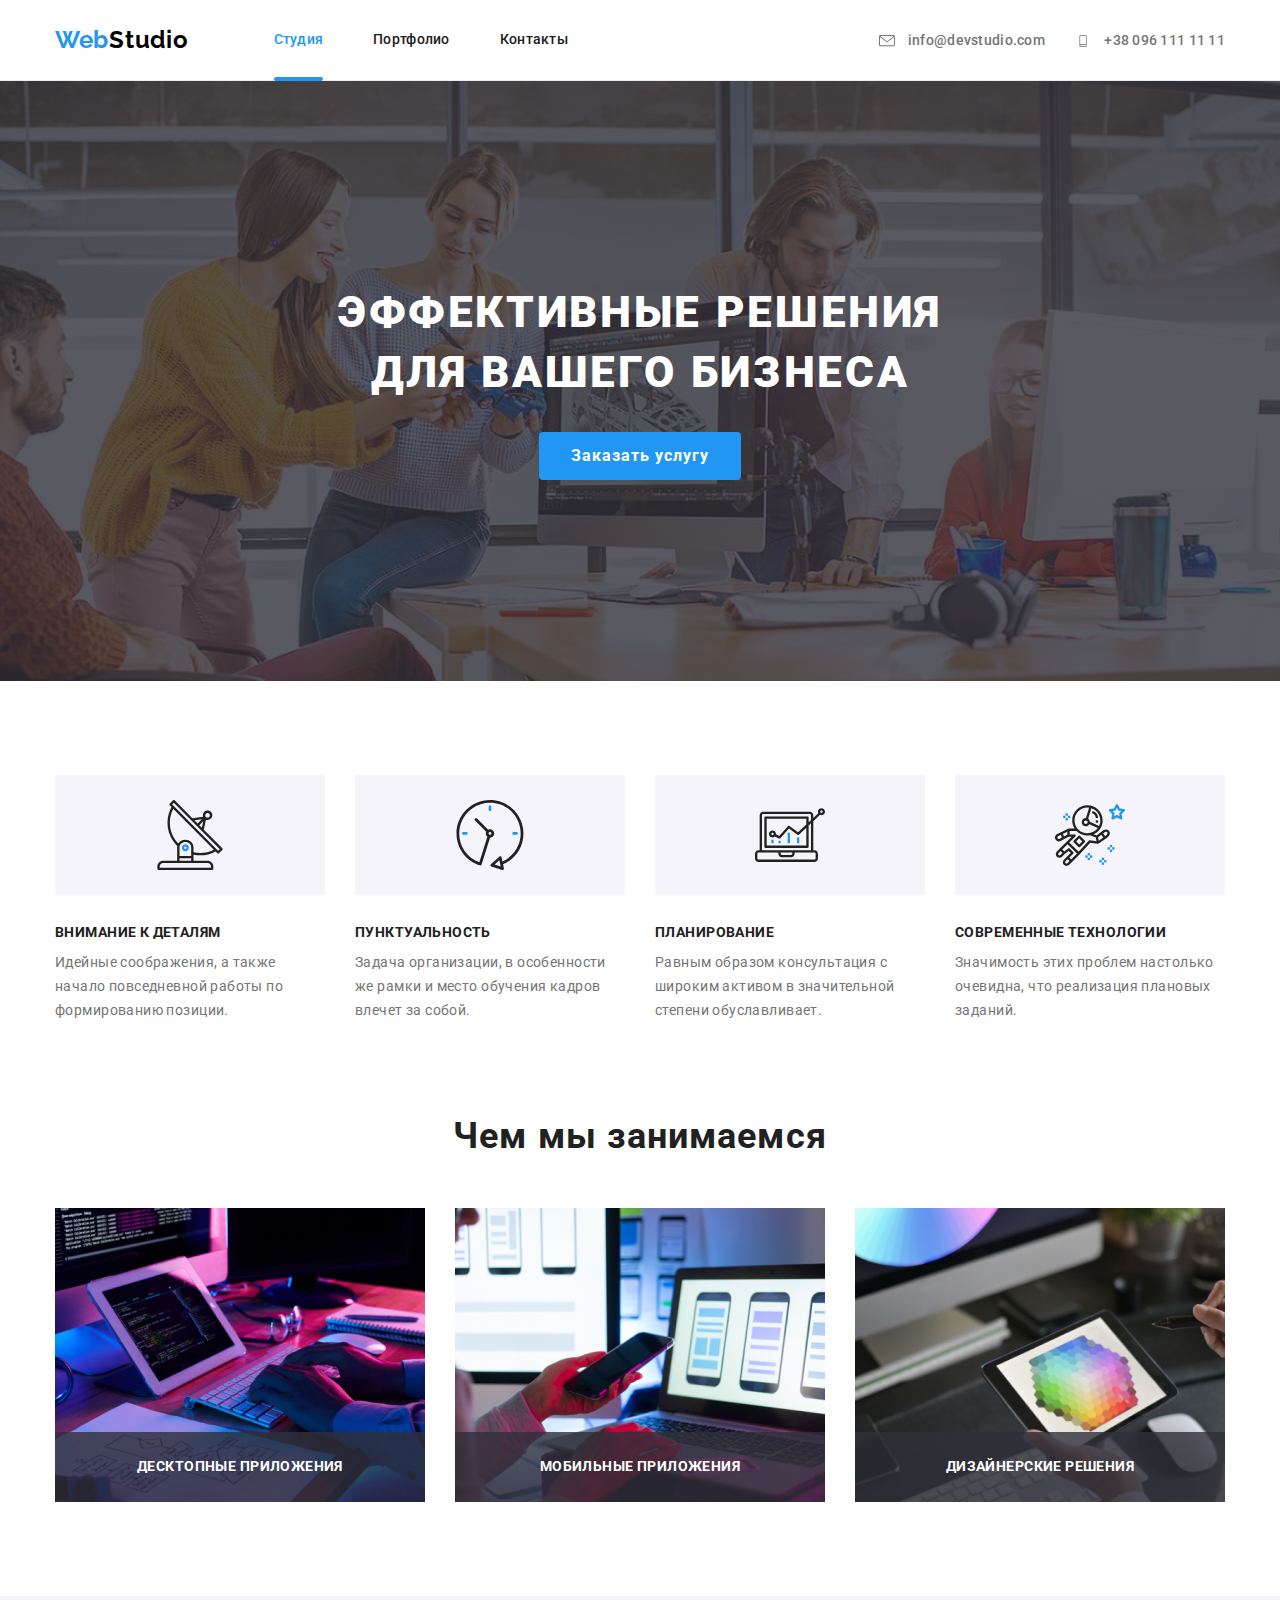
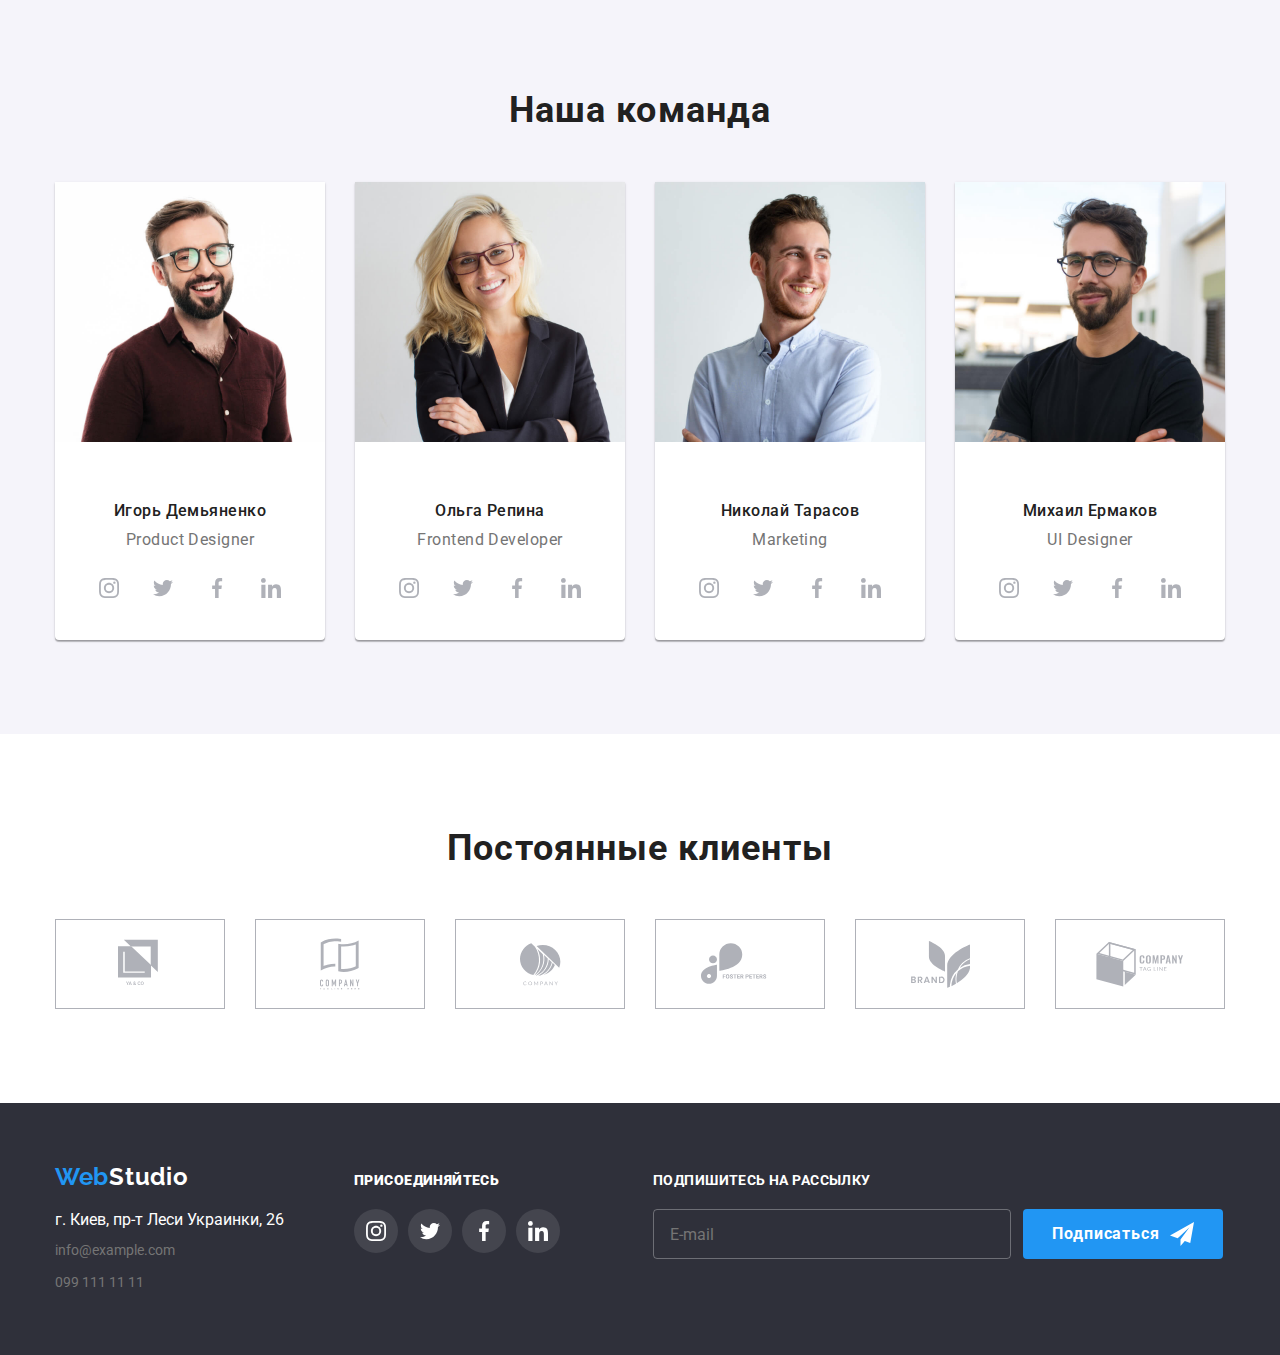
<file: index.html>
<!DOCTYPE html>
<html lang="ru">
  <head>
    <meta charset="UTF-8" />
    <meta name="viewport" content="width=device-width, initial-scale=1.0" />
    <title>goit-markup-hw-05</title>
    <link
      href="https://fonts.googleapis.com/css2?family=Raleway:wght@700&family=Roboto:wght@400;500;700;900&display=swap"
      rel="stylesheet"
    />
    <link
      rel="stylesheet"
      href="https://cdnjs.cloudflare.com/ajax/libs/modern-normalize/0.6.0/modern-normalize.min.css"
    />
    <link rel="stylesheet" href="./css/styles.css" />
  </head>

  <body>
    <header class="header">
      <div class="container header-container">
        <nav class="nav-container">
          <a href="" class="logo">Web<span class="part">Studio</span></a>
          <ul class="list site-nav">
            <li class="item"><a href="" class="link current">Студия</a></li>
            <li class="item">
              <a href="./portfolio.html" class="link">Портфолио</a>
            </li>
            <li class="item"><a href="" class="link">Контакты</a></li>
          </ul>
        </nav>
        <ul class="list contact-list">
          <li class="contact link">
            <a href="mailto:info@devstudio.com" class="contact info">
              <svg class="icon" width="16" height="12">
                <use href="./images/sprite.svg#icon-envelope"></use>
              </svg>
              info@devstudio.com
            </a>
          </li>
          <li class="contact link">
            <a href="tel:+380961111111" class="contact info"
              ><svg class="icon" width="16" height="12">
                <use href="./images/sprite.svg#icon-smartphone"></use>
              </svg>
              +38 096 111 11 11
            </a>
          </li>
        </ul>
      </div>
    </header>
    <main>
      <section class="hero">
        <div class="hero-content">
          <h1 class="hero-title">Эффективные решения<br />для вашего бизнеса</h1>
          <button data-modal-open href="" class="main-button">Заказать услугу</button>
        </div>
      </section>

      <section class="no-padding section benefits">
        <div class="container">
          <h2 class="visually-hidden">Наши преимущества</h2>
          <ul class="list grid">
            <li class="grid-item benefit-item">
              <h3 class="benefit-item-title">Внимание к деталям</h3>
              <p class="benefit-item-text">
                Идейные соображения, а также начало повседневной работы по формированию позиции.
              </p>
            </li>

            <li class="grid-item benefit-item">
              <h3 class="benefit-item-title">Пунктуальность</h3>
              <p class="benefit-item-text">
                Задача организации, в особенности же рамки и место обучения кадров влечет за собой.
              </p>
            </li>
            <li class="grid-item benefit-item">
              <h3 class="benefit-item-title">Планирование</h3>
              <p class="benefit-item-text">
                Равным образом консультация с широким активом в значительной степени обуславливает.
              </p>
            </li>
            <li class="grid-item benefit-item">
              <h3 class="benefit-item-title">Современные технологии</h3>
              <p class="benefit-item-text">
                Значимость этих проблем настолько очевидна, что реализация плановых заданий.
              </p>
            </li>
          </ul>
        </div>
      </section>
      <section class="section work">
        <div class="container">
          <h2 class="title">Чем мы занимаемся</h2>
          <ul class="list features">
            <li class="feature-item">
              <div class="feature-thumb">
                <img src="./images/img1.jpg" alt="ноутбук" width="370" height="294" />

                <h3 class="feature-text">Десктопные приложения</h3>
              </div>
            </li>
            <li class="feature-item">
              <div class="feature-thumb">
                <img src="./images/img2.jpg" alt="телефон" width="370" height="294" />
                <h3 class="feature-text">Мобильные приложения</h3>
              </div>
            </li>
            <li class="feature-item">
              <div class="feature-thumb">
                <img src="./images/img3.jpg" alt="компьютер" width="370" height="294" />
                <h3 class="feature-text">Дизайнерские решения</h3>
              </div>
            </li>
          </ul>
        </div>
      </section>
      <section class="section team">
        <div class="container">
          <h2 class="title">Наша команда</h2>
          <ul class="list section-team">
            <li class="team-item">
              <img src="./images/img-3.jpg" alt="" width="270" height="260" />
              <div class="team-content">
                <h3 class="team-description">Игорь Демьяненко</h3>
                <p class="team-text">Product Designer</p>
                <ul class="list social">
                  <li class="social-item">
                    <a href="" class="social-link" aria-label="Ссылка на инстаграм">
                      <svg class="social-icon">
                        <use href="./images/sprite.svg#icon-instagram"></use>
                      </svg>
                    </a>
                  </li>

                  <li class="social-item">
                    <a href="" class="social-link" aria-label="Ссылка на твиттер">
                      <svg class="social-icon">
                        <use href="./images/sprite.svg#icon-twitter"></use>
                      </svg>
                    </a>
                  </li>
                  <li class="social-item">
                    <a href="" class="social-link" aria-label="Ссылка на Фейсбук">
                      <svg class="social-icon">
                        <use href="./images/sprite.svg#icon-facebook"></use>
                      </svg>
                    </a>
                  </li>
                  <li class="social-item">
                    <a href="" class="social-link" aria-label="Ссылка на линкедин">
                      <svg class="social-icon">
                        <use href="./images/sprite.svg#icon-linkedin"></use>
                      </svg>
                    </a>
                  </li>
                </ul>
              </div>
            </li>
            <li class="team-item">
              <img src="./images/img-4.jpg" alt="" width="270" height="260" />
              <div class="team-content">
                <h3 class="team-description">Ольга Репина</h3>
                <p class="team-text">Frontend Developer</p>
                <ul class="list social">
                  <li class="social-item">
                    <a href="" class="social-link" aria-label="Ссылка на инстаграм">
                      <svg class="social-icon">
                        <use href="./images/sprite.svg#icon-instagram"></use>
                      </svg>
                    </a>
                  </li>

                  <li class="social-item">
                    <a href="" class="social-link" aria-label="Ссылка на твиттер">
                      <svg class="social-icon">
                        <use href="./images/sprite.svg#icon-twitter"></use>
                      </svg>
                    </a>
                  </li>
                  <li class="social-item">
                    <a href="" class="social-link" aria-label="Ссылка на Фейсбук">
                      <svg class="social-icon">
                        <use href="./images/sprite.svg#icon-facebook"></use>
                      </svg>
                    </a>
                  </li>
                  <li class="social-item">
                    <a href="" class="social-link" aria-label="Ссылка на линкедин">
                      <svg class="social-icon">
                        <use href="./images/sprite.svg#icon-linkedin"></use>
                      </svg>
                    </a>
                  </li>
                </ul>
              </div>
            </li>

            <li class="team-item">
              <img src="./images/img-5.jpg" alt="" width="270" height="260" />
              <div class="team-content">
                <h3 class="team-description">Николай Тарасов</h3>
                <p class="team-text">Marketing</p>
                <ul class="list social">
                  <li class="social-item">
                    <a href="" class="social-link" aria-label="Ссылка на инстаграм">
                      <svg class="social-icon">
                        <use href="./images/sprite.svg#icon-instagram"></use>
                      </svg>
                    </a>
                  </li>

                  <li class="social-item">
                    <a href="" class="social-link" aria-label="Ссылка на твиттер">
                      <svg class="social-icon">
                        <use href="./images/sprite.svg#icon-twitter"></use>
                      </svg>
                    </a>
                  </li>
                  <li class="social-item">
                    <a href="" class="social-link" aria-label="Ссылка на Фейсбук">
                      <svg class="social-icon">
                        <use href="./images/sprite.svg#icon-facebook"></use>
                      </svg>
                    </a>
                  </li>
                  <li class="social-item">
                    <a href="" class="social-link" aria-label="Ссылка на линкедин">
                      <svg class="social-icon">
                        <use href="./images/sprite.svg#icon-linkedin"></use>
                      </svg>
                    </a>
                  </li>
                </ul>
              </div>
            </li>

            <li class="team-item">
              <img src="./images/img-6.jpg" alt="" width="270" height="260" />
              <div class="team-content">
                <h3 class="team-description">Михаил Ермаков</h3>
                <p class="team-text">UI Designer</p>
                <ul class="list social">
                  <li class="social-item">
                    <a href="" class="social-link" aria-label="Ссылка на инстаграм">
                      <svg class="social-icon">
                        <use href="./images/sprite.svg#icon-instagram"></use>
                      </svg>
                    </a>
                  </li>

                  <li class="social-item">
                    <a href="" class="social-link" aria-label="Ссылка на твиттер">
                      <svg class="social-icon">
                        <use href="./images/sprite.svg#icon-twitter"></use>
                      </svg>
                    </a>
                  </li>
                  <li class="social-item">
                    <a href="" class="social-link" aria-label="Ссылка на Фейсбук">
                      <svg class="social-icon">
                        <use href="./images/sprite.svg#icon-facebook"></use>
                      </svg>
                    </a>
                  </li>
                  <li class="social-item">
                    <a href="" class="social-link" aria-label="Ссылка на линкедин">
                      <svg class="social-icon">
                        <use href="./images/sprite.svg#icon-linkedin"></use>
                      </svg>
                    </a>
                  </li>
                </ul>
              </div>
            </li>
          </ul>
        </div>
      </section>
      <section class="section clients">
        <div class="container">
          <h2 class="title">Постоянные клиенты</h2>
          <ul class="list client-list">
            <li class="client-item">
              <a href="" class="client-link">
                <svg class="client-icon" width="44" height="50">
                  <use href="./images/sprite.svg#icon-logo-1"></use>
                </svg>
              </a>
            </li>
            <li class="client-item">
              <a href="" class="client-link">
                <svg class="client-icon" width="40" height="52">
                  <use href="./images/sprite.svg#icon-logo-2"></use>
                </svg>
              </a>
            </li>
            <li class="client-item">
              <a href="" class="client-link">
                <svg class="client-icon" width="41" height="43">
                  <use href="./images/sprite.svg#icon-logo-3"></use>
                </svg>
              </a>
            </li>
            <li class="client-item">
              <a href="" class="client-link">
                <svg class="client-icon" width="78" height="42">
                  <use href="./images/sprite.svg#icon-logo-4"></use>
                </svg>
              </a>
            </li>
            <li class="client-item">
              <a href="" class="client-link">
                <svg class="client-icon" width="59" height="47">
                  <use href="./images/sprite.svg#icon-logo-5"></use>
                </svg>
              </a>
            </li>
            <li class="client-item">
              <a href="" class="client-link">
                <svg class="client-icon" width="88" height="45">
                  <use href="./images/sprite.svg#icon-logo-6"></use>
                </svg>
              </a>
            </li>
          </ul>
        </div>
      </section>
    </main>
    <footer class="footer">
      <div class="container">
        <div class="left-section">
          <a href="" class="logo">Web<span class="logo part">Studio</span></a>
          <address class="address">
            <span class="location"> г. Киев, пр-т Леси Украинки, 26</span>
            <br />
            <a href="mailto:info@example.com" class="contact-info">info@example.com</a><br />
            <a href="tel:0991111111" class="contact-info">099 111 11 11</a>
          </address>
        </div>
        <div class="center-section">
          <p class="text"><b>присоединяйтесь</b></p>
          <ul class="list social dark-theme">
            <li class="social-item">
              <a href="" class="social-link" aria-label="Ссылка на инстаграм">
                <svg class="social-icon">
                  <use href="./images/sprite.svg#icon-instagram"></use>
                </svg>
              </a>
            </li>

            <li class="social-item">
              <a href="" class="social-link" aria-label="Ссылка на твиттер">
                <svg class="social-icon">
                  <use href="./images/sprite.svg#icon-twitter"></use>
                </svg>
              </a>
            </li>
            <li class="social-item">
              <a href="" class="social-link" aria-label="Ссылка на Фейсбук">
                <svg class="social-icon">
                  <use href="./images/sprite.svg#icon-facebook"></use>
                </svg>
              </a>
            </li>
            <li class="social-item">
              <a href="" class="social-link" aria-label="Ссылка на линкедин">
                <svg class="social-icon">
                  <use href="./images/sprite.svg#icon-linkedin"></use>
                </svg>
              </a>
            </li>
          </ul>
        </div>
        <div class="footer-subscribe">
          <p class="text">Подпишитесь на рассылку</p>
          <form class="footer-field">
            <input type="email" class="footer-input" id="email" placeholder="E-mail" />
            <button class="footer-button" type="submit">
              Подписаться
              <svg class="footer-icon" width="24" height="24">
                <use href="./images/sprite.svg#icon-send"></use>
              </svg>
            </button>
          </form>
        </div>
      </div>
    </footer>
    <div data-modal class="backdrop is-hidden">
      <div class="modal">
        <button type="button" data-modal-close class="cross-button">
          <svg class="icon-close" width="11" height="11">
            <use href="./images/sprite.svg#icon-close"></use>
          </svg>
        </button>
        <h2 class="modal-title">Оставьте свои данные, мы вам перезвоним</h2>
        <form>
          <div class="form-wrapper">
            <label class="form-label" for="name">
              Имя
            </label>
            <input class="form-input" type="text" name="user-name" id="name" />
            <svg class="modal-icon" width="12" height="12">
              <use href="./images/sprite.svg#icon-person"></use>
            </svg>
          </div>
          <div class="form-wrapper">
            <label class="form-label" for="telephone">Телефон</label>

            <input class="form-input" type="tel" name="telephone" id="telephone" />
            <svg class="modal-icon" width="13" height="13">
              <use href="./images/sprite.svg#icon-phone"></use>
            </svg>
          </div>
          <div class="form-wrapper">
            <label class="form-label" for="email">Почта</label>
            <input class="form-input" type="email" name="user-email" id="email" />
            <svg class="modal-icon" width="15" height="12">
              <use href="./images/sprite.svg#icon-email"></use>
            </svg>
          </div>

          <div class="form-wrapper">
            <label class="form-label" for="comment">Комментарий</label>
            <textarea class="form-textarea" name="user-comment" id="comment" placeholder="Введите текст"></textarea>
          </div>
          <div class="form-wrapper-checkbox">
            <input type="checkbox" id="policy" name="user-policy" value="accept-policy" class="checkbox-input" />

            <label class="form-label-checkbox" for="policy">
              Соглашаюсь с рассылкой и принимаю
              <a class="checkbox-link" target="_blank" href=""> &#160;Условия договора</a>
            </label>
          </div>
          <div class="form-wrapper-button">
            <button class="modal-button" type="submit">Отправить</button>
          </div>
        </form>
      </div>
    </div>
    <script src="./js/modal.js"></script>
  </body>
</html>
</file>
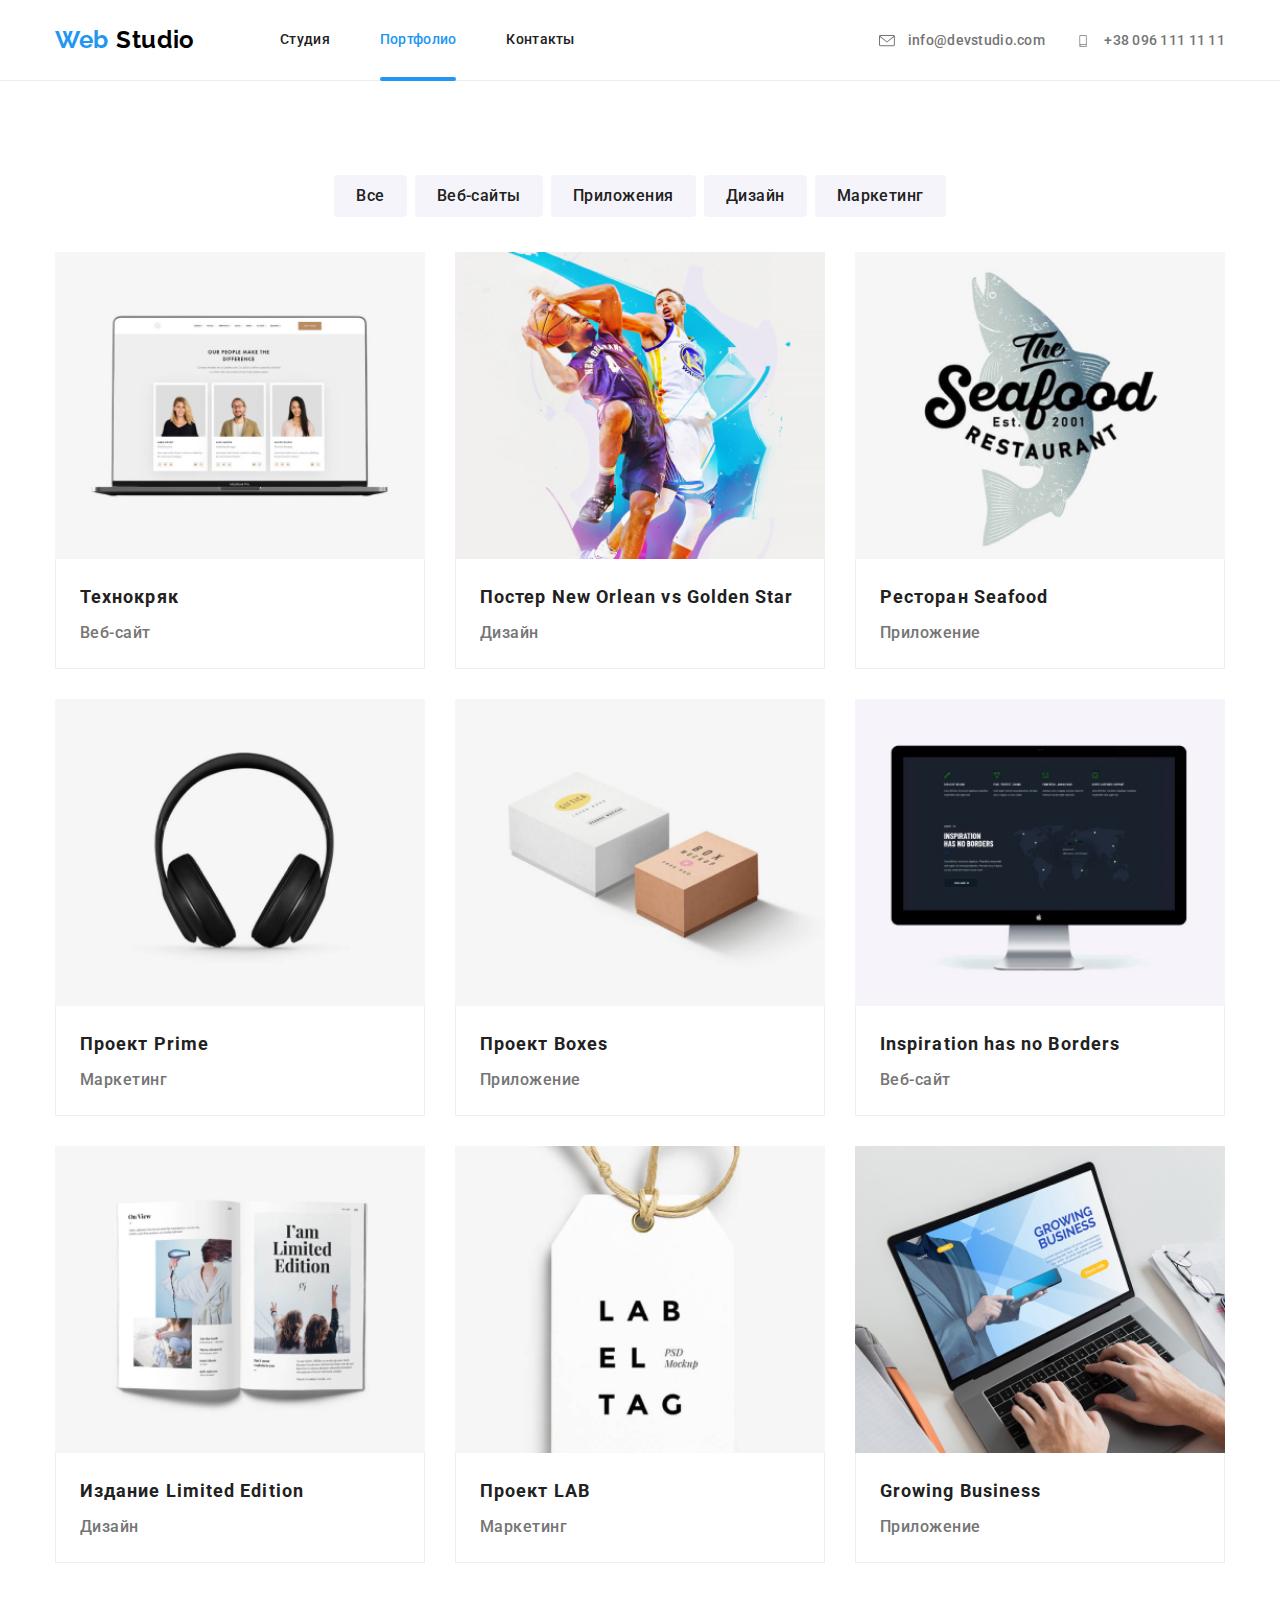
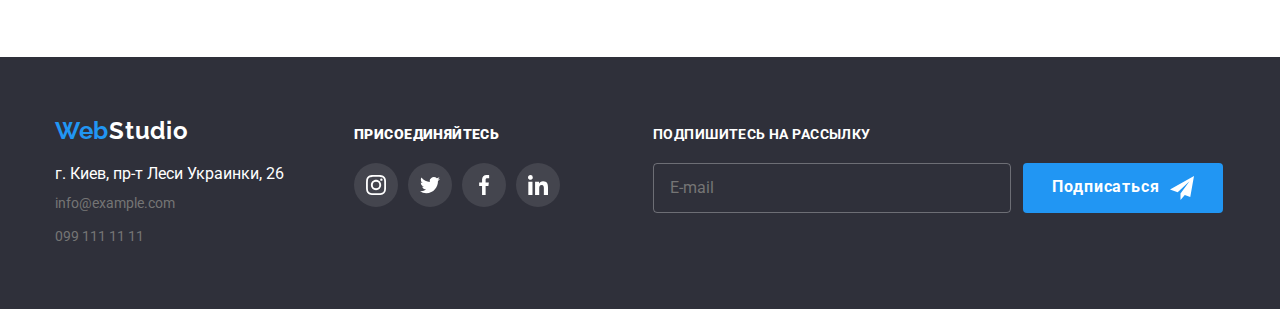
<file: portfolio.html>
<!DOCTYPE html>
<html lang="ru">
  <head>
    <meta charset="UTF-8" />
    <meta name="viewport" content="width=device-width, initial-scale=1.0" />
    <title>goit-markup-hw-06</title>
    <link
      href="https://fonts.googleapis.com/css2?family=Raleway:wght@700&family=Roboto:wght@400;500;700;900&display=swap"
      rel="stylesheet"
    />
    <link
      rel="stylesheet"
      href="https://cdnjs.cloudflare.com/ajax/libs/modern-normalize/0.6.0/modern-normalize.min.css"
    />
    <link rel="stylesheet" href="./css/styles.css" />
  </head>
  <body>
    <header class="header">
      <div class="container header-container">
        <nav class="nav-container">
          <a href="" class="logo">Web <span class="part">Studio</span></a>
          <ul class="list site-nav">
            <li class="item"><a href="./index.html" class="link">Студия</a></li>
            <li class="item">
              <a href="" class="link current">Портфолио</a>
            </li>
            <li class="item"><a href="" class="link">Контакты</a></li>
          </ul>
        </nav>
        <ul class="list contact-list">
          <li class="contact link post">
            <a href="mailto:info@devstudio.com" class="contact info">
              <svg class="icon" width="16" height="12">
                <use href="./images/sprite.svg#icon-envelope"></use>
              </svg>
              info@devstudio.com
            </a>
          </li>
          <li class="contact link phone">
            <a href="tel:+380961111111" class="contact info"
              ><svg class="icon" width="16" height="12">
                <use href="./images/sprite.svg#icon-smartphone"></use>
              </svg>
              +38 096 111 11 11
            </a>
          </li>
        </ul>
      </div>
    </header>
    <main>
      <section class="section">
        <div class="container">
          <div class="button">
            <button class="button-item">Все</button>
            <button class="button-item">Веб-сайты</button>
            <button class="button-item">Приложения</button>
            <button class="button-item">Дизайн</button>
            <button class="button-item">Маркетинг</button>
          </div>
          <ul class="list example">
            <li class="example-element">
              <a class="example-link" href="">
                <div class="example-wrapper">
                  <img class="img" src="./images/project1.jpg" alt="Технокряк" width="370" />

                  <p class="inner-text">
                    Технокряк это современная площадка распространения коронавируса. Компании используют эту платформу
                    для цифрового шпионажа и атак на защищённые сервера конкурентов.
                  </p>
                </div>

                <div class="card-content">
                  <h2 class="example-title">Технокряк</h2>
                  <p class="example-text">Веб-сайт</p>
                </div>
              </a>
            </li>

            <li class="example-element">
              <a class="example-link" href="">
                <div class="example-wrapper">
                  <img class="img" src="./images/project2.jpg" alt="Постер New Orlean vs Golden" width="370" />
                  <p class="inner-text">
                    Технокряк это современная площадка распространения коронавируса. Компании используют эту платформу
                    для цифрового шпионажа и атак на защищённые сервера конкурентов.
                  </p>
                </div>

                <div class="card-content">
                  <h2 class="example-title">
                    Постер New Orlean vs Golden Star
                  </h2>
                  <p class="example-text">Дизайн</p>
                </div>
              </a>
            </li>

            <li class="example-element">
              <a class="example-link" href="">
                <div class="example-wrapper">
                  <img class="img" src="./images/project3.jpg" alt="Ресторан Seafood" width="370" />
                  <p class="inner-text">
                    Технокряк это современная площадка распространения коронавируса. Компании используют эту платформу
                    для цифрового шпионажа и атак на защищённые сервера конкурентов.
                  </p>
                </div>
                <div class="card-content">
                  <h2 class="example-title">Ресторан Seafood</h2>
                  <p class="example-text">Приложение</p>
                </div>
              </a>
            </li>
            <li class="example-element">
              <a class="example-link" href="">
                <div class="example-wrapper">
                  <img class="img" src="./images/project4.jpg" alt="Проект Prime" width="370" />
                  <p class="inner-text">
                    Технокряк это современная площадка распространения коронавируса. Компании используют эту платформу
                    для цифрового шпионажа и атак на защищённые сервера конкурентов.
                  </p>
                </div>
                <div class="card-content">
                  <h2 class="example-title">Проект Prime</h2>
                  <p class="example-text">Маркетинг</p>
                </div>
              </a>
            </li>
            <li class="example-element">
              <a class="example-link" href="">
                <div class="example-wrapper">
                  <img class="img" src="./images/project5.jpg" alt="Проект Boxes" width="370" />
                  <p class="inner-text">
                    Технокряк это современная площадка распространения коронавируса. Компании используют эту платформу
                    для цифрового шпионажа и атак на защищённые сервера конкурентов.
                  </p>
                </div>
                <div class="card-content">
                  <h2 class="example-title">Проект Boxes</h2>
                  <p class="example-text">Приложение</p>
                </div>
              </a>
            </li>
            <li class="example-element">
              <a class="example-link" href="">
                <div class="example-wrapper">
                  <img class="img" src="./images/project6.jpg" alt="Inspiration has no Borders" width="370" />
                  <p class="inner-text">
                    Технокряк это современная площадка распространения коронавируса. Компании используют эту платформу
                    для цифрового шпионажа и атак на защищённые сервера конкурентов.
                  </p>
                </div>
                <div class="card-content">
                  <h2 class="example-title">Inspiration has no Borders</h2>
                  <p class="example-text">Веб-сайт</p>
                </div>
              </a>
            </li>
            <li class="example-element">
              <a class="example-link" href="">
                <div class="example-wrapper">
                  <img class="img" src="./images/project7.jpg" alt="Издание Limited Edition" width="370" />
                  <p class="inner-text">
                    Технокряк это современная площадка распространения коронавируса. Компании используют эту платформу
                    для цифрового шпионажа и атак на защищённые сервера конкурентов.
                  </p>
                </div>
                <div class="card-content">
                  <h2 class="example-title">Издание Limited Edition</h2>
                  <p class="example-text">Дизайн</p>
                </div>
              </a>
            </li>
            <li class="example-element">
              <a class="example-link" href="">
                <div class="example-wrapper">
                  <img class="img" src="./images/project8.jpg" alt="Проект LAB" width="370" />
                  <p class="inner-text">
                    Технокряк это современная площадка распространения коронавируса. Компании используют эту платформу
                    для цифрового шпионажа и атак на защищённые сервера конкурентов.
                  </p>
                </div>
                <div class="card-content">
                  <h2 class="example-title">Проект LAB</h2>
                  <p class="example-text">Маркетинг</p>
                </div>
              </a>
            </li>
            <li class="example-element">
              <a class="example-link" href="">
                <div class="example-wrapper">
                  <img class="img" src="./images/project9.jpg" alt="Growing Business" width="370" />
                  <p class="inner-text">
                    Технокряк это современная площадка распространения коронавируса. Компании используют эту платформу
                    для цифрового шпионажа и атак на защищённые сервера конкурентов.
                  </p>
                </div>
                <div class="card-content">
                  <h2 class="example-title">Growing Business</h2>
                  <p class="example-text">Приложение</p>
                </div>
              </a>
            </li>
          </ul>
        </div>
      </section>
    </main>
    <footer class="footer">
      <div class="container">
        <div class="left-section">
          <a href="" class="logo">Web<span class="logo part">Studio</span></a>
          <address class="address">
            <span class="location"> г. Киев, пр-т Леси Украинки, 26</span>
            <br />
            <a href="mailto:info@example.com" class="contact-info">info@example.com</a><br />
            <a href="tel:0991111111" class="contact-info">099 111 11 11</a>
          </address>
        </div>
        <div class="center-section">
          <p class="text"><b>присоединяйтесь</b></p>
          <ul class="list social dark-theme">
            <li class="social-item">
              <a href="" class="social-link" aria-label="Ссылка на инстаграм">
                <svg class="social-icon">
                  <use href="./images/sprite.svg#icon-instagram"></use>
                </svg>
              </a>
            </li>

            <li class="social-item">
              <a href="" class="social-link" aria-label="Ссылка на твиттер">
                <svg class="social-icon">
                  <use href="./images/sprite.svg#icon-twitter"></use>
                </svg>
              </a>
            </li>
            <li class="social-item">
              <a href="" class="social-link" aria-label="Ссылка на Фейсбук">
                <svg class="social-icon">
                  <use href="./images/sprite.svg#icon-facebook"></use>
                </svg>
              </a>
            </li>
            <li class="social-item">
              <a href="" class="social-link" aria-label="Ссылка на линкедин">
                <svg class="social-icon">
                  <use href="./images/sprite.svg#icon-linkedin"></use>
                </svg>
              </a>
            </li>
          </ul>
        </div>
        <div class="footer-subscribe">
          <p class="text">Подпишитесь на рассылку</p>
          <form class="footer-field">
            <input type="email" class="footer-input" id="email" placeholder="E-mail" />
            <button class="footer-button" type="submit">
              Подписаться
              <svg class="footer-icon" width="24" height="24">
                <use href="./images/sprite.svg#icon-send"></use>
              </svg>
            </button>
          </form>
        </div>
      </div>
    </footer>
  </body>
</html>
</file>
<file: css/styles.css>
/* цвет основного текста #757575;*/
/* вторичный цвет текста #212121; */
/* акцент #2196F3 */
/* белый цвет  #FFFFFF; */
html {
  box-sizing: border-box;
}
/* компоненты */
*,
*::before,
*::after {
  box-sizing: inherit;
  margin: 0;
  padding: 0;
}

:root {
  --primary-text-color: #757575;
  --secondary-text-color: #212121;
  --accent: #2196f3;
  --white: #ffffff;
  --bg-color: #2f303a;
  --secondary-bg-color: #f5f4fa;
  --border-color: #ececec;
  --bg-icon-color: #afb1b8;
}

body {
  background-color: var(--white);
  color: var(--primary-text-color);

  font-family: Roboto, sans-serif;
}
header {
  width: 100%;
  background-color: #fff;
}
.visually-hidden {
  position: absolute;
  width: 1px;
  height: 1px;
  margin: -1px;
  border: 0;
  padding: 0;
  clip: rect(0 0 0 0);
  overflow: hidden;
}
a {
  text-decoration: none;
}
button {
  padding: 0;
  border: none;
  font: inherit;
  color: inherit;
  background-color: transparent;
}
textarea {
  resize: none;
}
img {
  padding: 0px;
  margin: 0px;
}
.list {
  list-style-type: none;
  padding: 0;
  margin: 0;
}
.header {
  border-bottom: 1px solid var(--border-color);
}
.container {
  width: 1200px;
  margin-left: auto;
  margin-right: auto;
  padding-left: 15px;
  padding-right: 15px;
}
.section {
  padding-bottom: 94px;
  padding-top: 94px;
}
.section.no-padding {
  padding-bottom: 0px;
}
.header-container {
  display: flex;
}
.nav-container {
  display: flex;
  align-items: center;
}
/* навигация */

.site-nav {
  display: flex;
  color: var(--secondary-text-color);
  font-weight: 500;
  font-size: 14px;
  line-height: 1.14;
  letter-spacing: 0.02em;
}

.site-nav .item:not(:first-child) {
  margin-left: 50px;
}
/* логотип */
.logo {
  color: var(--accent);

  font-family: Raleway, sans-serif;
  font-weight: 700;
  font-size: 24px;
  line-height: 1.16;
  letter-spacing: 0.03em;

  margin-right: 85px;
}

.part {
  color: #000000;
}
.site-nav .link {
  display: block;
  padding-top: 32px;
  padding-bottom: 32px;
  transition: color 250ms cubic-bezier(0.4, 0, 0.2, 1);
}
.site-nav .link:hover,
.site-nav .link:focus {
  color: var(--accent);
}

a.link {
  color: var(--secondary-text-color);
}

.link.current {
  position: relative;
  color: var(--accent);
}
.link.current::after {
  position: absolute;
  left: 0;
  top: 96%;
  content: "";
  display: block;
  width: 100%;
  height: 4px;

  background: #2196f3;
  border-radius: 2px;
}
.link.current:hover,
.link.current:focus {
  color: #000000;
}
.contact {
  font-weight: 500;
  font-size: 14px;
  line-height: 1.16;
  letter-spacing: 0.02em;
}
.contact-list {
  display: flex;
  align-items: center;
  margin-left: auto;
  margin-top: 0px;
  margin-bottom: 0px;
}
.contact.info {
  color: var(--primary-text-color);
  transition: color 250ms cubic-bezier(0.4, 0, 0.2, 1);
}

.contact.info:hover,
.contact.info:focus {
  color: var(--accent);
}
.icon {
  vertical-align: middle;
  margin-right: 10px;
  fill: currentColor;
}

.contact + .contact {
  margin-left: 30px;
}

.hero {
  display: flex;
  justify-content: center;
  align-items: center;
  text-align: center;
  margin: 0 auto;
  background-image: linear-gradient(to right, rgba(47, 48, 58, 0.8), rgba(47, 48, 58, 0.8)),
    url(../images/header-img.jpg);
  background-position: center;
  background-size: cover;
  /* width: 1600px; */
  height: 600px;
}
.hero-title {
  color: var(--white);
  margin-top: 0px;
  margin-bottom: 30px;
  font-weight: 900;
  font-size: 44px;
  line-height: 60px;
  /* or 136% */
  text-align: center;
  letter-spacing: 0.06em;
  text-transform: uppercase;
}
.hero-content {
  max-width: 696px;
}

.main-button {
  display: inline-block;
  min-width: 200px;
  padding: 10px 32px;
  border-radius: 4px;
  cursor: pointer;
  color: var(--white);
  background-color: var(--accent);

  font-weight: 700;
  font-size: 16px;
  line-height: 1.8;
  letter-spacing: 0.06em;
}

.benefit-item-title {
  margin-top: 30px;
  margin-bottom: 10px;

  color: var(--secondary-text-color);

  font-weight: 700;
  font-size: 14px;
  line-height: 1.14;
  letter-spacing: 0.03em;
  text-transform: uppercase;
}

.grid {
  display: flex;
  margin-top: 0px;
  margin-bottom: 0px;
}
.grid-item {
  width: calc((100% - 30px * 3) / 4);
}
.grid-item:not(:last-child) {
  margin-right: 30px;
}
.benefit-item::before {
  content: "";
  display: block;
  height: 120px;
  background-repeat: no-repeat;
  background-position: center;
  background-color: var(--secondary-bg-color);
}
.grid-item:nth-child(1)::before {
  background-image: url(../images/antenna-1.svg);
}
.grid-item:nth-child(2)::before {
  background-image: url(../images/clock-1.svg);
}
.grid-item:nth-child(3)::before {
  background-image: url(../images/diagram-1.svg);
}
.grid-item:nth-child(4)::before {
  background-image: url(../images/astronaut-1.svg);
}

.features {
  display: flex;
}
.feature-item {
  width: calc((100% - 30px * 2) / 3);
}

.feature-item:not(:last-child) {
  margin-right: 30px;
}
.feature-thumb {
  position: relative;
  display: flex;
  align-items: flex-end;
}
.feature-text {
  position: absolute;
  padding-top: 27px;
  padding-bottom: 27px;
  padding-left: 82px;
  padding-right: 82px;
  width: 100%;
  font-family: Roboto;
  font-weight: 700;
  font-size: 14px;
  line-height: 1.14;
  text-align: center;
  letter-spacing: 0.03em;
  text-transform: uppercase;
  color: var(--white);
  background: rgba(47, 48, 58, 0.8);
}
.title {
  margin-top: 0px;
  margin-bottom: 50px;

  color: var(--secondary-text-color);

  font-weight: 700;
  font-size: 36px;
  line-height: 1.16;
  text-align: center;
  letter-spacing: 0.03em;
}
.benefit-item-text {
  font-weight: 400;
  font-size: 14px;
  line-height: 1.7;
  /* or 171% */
  letter-spacing: 0.03em;
}
.section.team {
  background-color: var(--secondary-bg-color);
}
.team img {
  display: block;
}
.section .section-team {
  display: flex;
}
.team-item {
  width: calc((100% - 30px * 3) / 4);
  background-color: var(--white);
  box-shadow: 0px 1px 3px rgba(0, 0, 0, 0.12), 0px 1px 1px rgba(0, 0, 0, 0.14), 0px 2px 1px rgba(0, 0, 0, 0.2);
  border-radius: 0px 0px 4px 4px;
}
.team-item:not(:last-child) {
  margin-right: 30px;
}
.team-content {
  text-align: center;
  padding: 30px 32px;
}

.team-description {
  padding-top: 30px;
  margin-top: 0px;
  margin-bottom: 10px;
  color: var(--secondary-text-color);

  font-weight: 500;
  font-size: 16px;
  line-height: 1.18;
  /* identical to box height */
  letter-spacing: 0.03em;
}
.team-text {
  margin-top: 0px;
  margin-bottom: 16px;

  font-weight: 400;
  font-size: 16px;
  line-height: 1.18;
  /* identical to box height */
  letter-spacing: 0.03em;
}
.social {
  display: flex;
  justify-content: center;
  margin-top: 0px;
  margin-bottom: 0px;
}
.social-item:not(:last-child) {
  margin-right: 10px;
}
.social-link {
  display: flex;
  justify-content: center;
  align-items: center;
  width: 44px;
  height: 44px;
  border-radius: 50%;
  background-color: rgba(255, 255, 255, 0.1);

  transition: background-color 250ms cubic-bezier(0.4, 0, 0.2, 1);
}
.social-icon {
  fill: #afb1b8;
  width: 20px;
  height: 20px;
  transition: fill 250ms cubic-bezier(0.4, 0, 0.2, 1);
}
.social-link:hover {
  background-color: var(--accent);
}
.social-link:hover .social-icon {
  fill: #ffffff;
}

.section .client-title {
  color: var(--secondary-text-color);

  font-weight: 700;
  font-size: 28px;
  line-height: 1.17;
  text-align: center;
  letter-spacing: 0.03em;
}
.client-list {
  display: flex;
  flex-wrap: wrap;
}
.client-icon {
  display: block;
  transition: fill 250ms cubic-bezier(0.4, 0, 0.2, 1);
}
.client-item {
  width: 170px;
  height: 90px;
}
.client-item:not(:last-child) {
  margin-right: 30px;
}
.client-list .client:hover,
.client-list .client:focus {
  color: var(--accent);
}

.client-link {
  display: flex;
  justify-content: center;
  align-items: center;
  fill: #afb1b8;
  width: 170px;
  height: 90px;
  border: 1px solid #afb1b8;
  transition: border-color 250ms cubic-bezier(0.4, 0, 0.2, 1);
}
.client-link:hover {
  border-color: var(--accent);
}
.client-link:hover .client-icon {
  fill: var(--accent);
}

.address .contact-info {
  display: inline-block;
  margin-top: 9px;
  color: var(--primary-text-color);

  font-style: normal;
  font-weight: 400;
  font-size: 14px;
  line-height: 1.7;
  transition: color 250ms cubic-bezier(0.4, 0, 0.2, 1);
}

.contact-info:hover,
.contact-info:focus {
  color: var(--accent);
}
/* Портфолио */
.example {
  display: flex;
  flex-wrap: wrap;
}

.example-element {
  width: 370px;
  margin-right: 30px;
  margin-bottom: 30px;
  width: calc((100% - 30px * 2) / 3);
}
.example-link {
  display: block;
  transition: box-shadow 250ms cubic-bezier(0.4, 0, 0.2, 1);
}

.example-link:hover .inner-text {
  transform: translateY(0%);
}

.example-element:nth-child(3n) {
  margin-right: 0px;
}
.example-element:nth-last-child(-n + 3) {
  margin-bottom: 0px;
}
.example-link:hover {
  box-shadow: 0px 1px 1px rgba(0, 0, 0, 0.12), 0px 4px 4px rgba(0, 0, 0, 0.06), 1px 4px 6px rgba(0, 0, 0, 0.16);
}

.card-content {
  padding-left: 24px;
  padding-right: 24px;
  padding-bottom: 20px;
  padding-top: 20px;
  border-left: 1px solid #eeeeee;
  border-bottom: 1px solid #eeeeee;
  border-right: 1px solid #eeeeee;
}
.example-title {
  margin-top: 0px;
  margin-bottom: 4px;
  color: var(--secondary-text-color);

  font-weight: 700;
  font-size: 18px;
  line-height: 2;
  letter-spacing: 0.06em;
}

.example-wrapper {
  position: relative;
  overflow: hidden;
}
.example .inner-text {
  position: absolute;
  display: flex;
  justify-content: center;
  top: 0;
  left: 0;
  width: 100%;
  height: 100%;
  transform: translatey(100%);
  background-color: var(--accent);
  padding: 63px 24px;
  font-size: 18px;
  line-height: 1.5;
  letter-spacing: 0.03em;
  color: var(--white);
  transition: transform 250ms cubic-bezier(0.4, 0, 0.2, 1);
}

.example-text {
  margin-bottom: 0px;
  color: var(--primary-text-color);

  font-weight: 500;
  font-size: 16px;
  line-height: 1.8;
  letter-spacing: 0.03em;
}

.button {
  margin-bottom: 35px;
  display: flex;
  justify-content: center;
}
.button-item {
  padding-top: 8px;
  padding-right: 22px;
  padding-bottom: 8px;
  padding-left: 22px;
  border: transparent;
  border-radius: 4px;
  color: var(--secondary-text-color);
  background-color: var(--secondary-bg-color);
  font-weight: 500;
  font-size: 16px;
  line-height: 1.6;
  letter-spacing: 0.03em;
  transition: color 250ms cubic-bezier(0.4, 0, 0.2, 1), background-color 250ms cubic-bezier(0.4, 0, 0.2, 1);
}
.button-item:hover,
.button-item:focus {
  color: var(--white);
  background-color: var(--accent);
}
.button-item:not(:last-child) {
  margin-right: 8px;
}

.img {
  display: block;
}
/* Подвал */
.footer {
  padding-top: 60px;
  padding-bottom: 60px;
  background-color: var(--bg-color);
}
.footer .container {
  display: flex;
  align-items: baseline;
}
.footer .text {
  font-family: Roboto;
  font-weight: 700;
  font-size: 14px;
  line-height: 1.14;
  letter-spacing: 0.03em;
  text-transform: uppercase;
  color: var(--white);
}
.footer .logo {
  margin-bottom: 20px;
  margin-right: 0px;
}

.footer .logo.part {
  margin-right: 0px;
  color: #ffffff;
}
.location {
  display: inline-block;
  margin-top: 20px;
  color: #ffffff;
  font-style: normal;
}
.center-section {
  margin-left: 70px;
}

.center-section .social {
  display: flex;
}
.center-section .text {
  color: var(--white);
  margin-top: 0px;
  margin-bottom: 20px;
}

.link-item:not(:last-child) {
  margin-right: 10px;
}

.dark-theme .social-icon {
  fill: white;
}
.footer-subscribe {
  margin-left: 93px;
}
.footer-subscribe .text {
  margin-bottom: 20px;
}
.footer-field {
  display: flex;
  align-items: center;
}
.footer-input {
  padding: 15px 16px;
  width: 358px;
  height: 50px;
  margin-right: 12px;
  background-color: transparent;
  border: 1px solid rgba(255, 255, 255, 0.3);
  color: var(--white);
  border-radius: 4px;
}
.footer-button {
  display: flex;
  align-items: center;
  justify-content: center;
  min-width: 200px;
  height: 50px;
  /* padding: 10px 55px; */
  border-radius: 4px;
  cursor: pointer;
  color: var(--white);
  background-color: var(--accent);

  font-weight: 700;
  font-size: 16px;
  line-height: 1.8;
  /* identical to box height, or 187% */
  letter-spacing: 0.06em;
}
.footer-icon {
  margin-left: 10px;
}

/* Конец футера */

.backdrop {
  position: fixed;
  top: 0;
  left: 0;
  width: 100%;
  height: 100%;
  background: rgba(0, 0, 0, 0.2);
  z-index: 100;
  opacity: 1;
  transition: opacity 250ms cubic-bezier(0.4, 0, 0.2, 1);
  overflow-y: scroll;
}

.backdrop.is-hidden {
  opacity: 0;
  pointer-events: none;
}
.modal {
  position: absolute;
  top: 50%;
  left: 50%;
  padding: 40px;
  transform: translate(-50%, -50%) scale(1);
  transition: all 250ms cubic-bezier(0.4, 0, 0.2, 1);
  width: 528px;
  min-height: 581px;
  background: var(--white);
  box-shadow: 0px 1px 3px rgba(0, 0, 0, 0.12), 0px 1px 1px rgba(0, 0, 0, 0.14), 0px 2px 1px rgba(0, 0, 0, 0.2);
}
.backdrop.is-hidden .modal {
  transform: translate(-50%, -50%) scale(0.8);
}
.cross-button {
  position: absolute;
  display: flex;
  align-items: center;
  justify-content: center;
  top: 8px;
  right: 8px;
  width: 30px;
  height: 30px;
  border: 1px solid rgba(0, 0, 0, 0.1);
  border-radius: 50%;
  cursor: pointer;
  transition: border-color 250ms cubic-bezier(0.4, 0, 0.2, 1);
}
.cross-button:hover {
  border-color: var(--accent);
}
.icon-close {
  transition: fill 250ms cubic-bezier(0.4, 0, 0.2, 1);
}

.cross-button:hover .icon-close {
  fill: var(--accent);
}
.modal-title {
  margin-bottom: 12px;

  font-family: Roboto;
  font-weight: 700;
  font-size: 20px;
  line-height: 1.15;
  text-align: center;
  letter-spacing: 0.03em;
  color: var(--secondary-text-color);
}
.form-wrapper {
  position: relative;
  display: flex;
  flex-direction: column;
  margin-bottom: 10px;
}
.form-label {
  margin-bottom: 4px;
}

.form-input {
  padding-left: 42px;
  height: 40px;
  border: 1px solid rgba(33, 33, 33, 0.2);
  border-radius: 4px;
  outline: none;
  transition: border 250ms cubic-bezier(0.4, 0, 0.2, 1);
}

.form-input:hover,
.form-input:focus {
  border-color: var(--accent);
}
.modal-icon {
  transition: fill 250ms cubic-bezier(0.4, 0, 0.2, 1);
}
.form-input:focus + .modal-icon {
  fill: var(--accent);
}

.form-textarea {
  width: 448px;
  height: 120px;
  padding: 12px 16px;
  border: 1px solid rgba(33, 33, 33, 0.2);
  border-radius: 4px;
  outline: none;
  transition: border 250ms cubic-bezier(0.4, 0, 0.2, 1);
}
.form-textarea:hover,
.form-textarea:focus {
  border-color: var(--accent);
}
.form-wrapper-checkbox {
  display: flex;
  align-items: center;
}
.checkbox-input {
  width: 1px;
  height: 1px;
  margin: -1px;
  border: 0;
  padding: 0;
  clip: rect(0 0 0 0);
  overflow: hidden;
}

.form-label-checkbox {
  display: flex;
  align-items: center;
  align-items: center;
  justify-content: center;
  font-size: 14px;
}
.form-label-checkbox::before {
  display: block;
  content: "";
  width: 16px;
  height: 15px;
  margin-right: 8px;
  border: 1px solid var(--secondary-text-color);
  border-radius: 4px;
}
.checkbox-input:checked + .form-label-checkbox::before {
  background-color: var(--accent);
  background-image: url(../images/icon-check.svg);
  background-repeat: no-repeat;
  background-position: center;
  border-color: var(--accent);
}
.modal-icon {
  position: absolute;
  bottom: 14px;
  left: 15px;
}
.checkbox-link {
  text-decoration: underline;
  color: var(--accent);
  margin-left: 3px;
}
.modal-button {
  display: inline-block;
  min-width: 200px;
  padding: 10px 55px;
  margin-top: 30px;
  border-radius: 4px;
  cursor: pointer;
  color: var(--white);
  background-color: var(--accent);
  box-shadow: 0px 4px 4px rgba(0, 0, 0, 0.15);

  font-weight: 700;
  font-size: 16px;
  line-height: 1.8;
  letter-spacing: 0.06em;
}
.form-wrapper-button {
  display: flex;
  justify-content: center;
}
</file>
